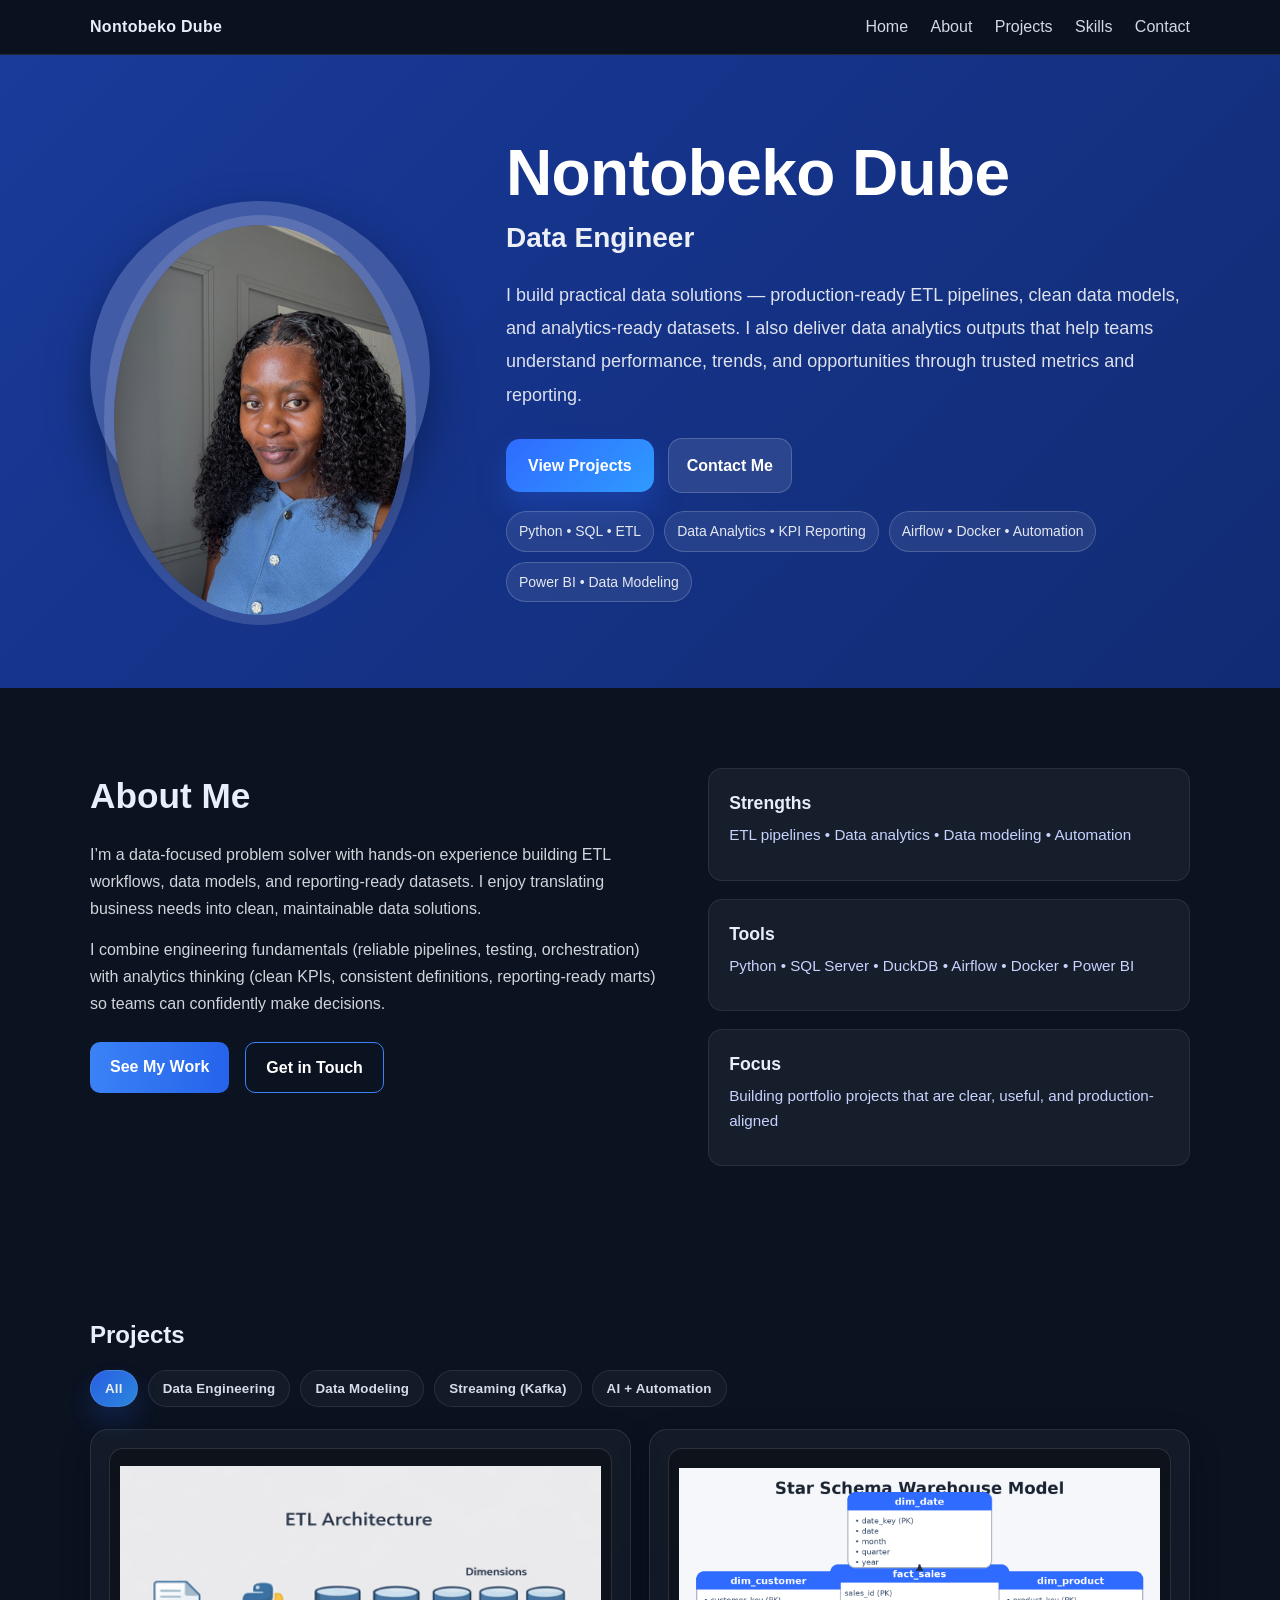
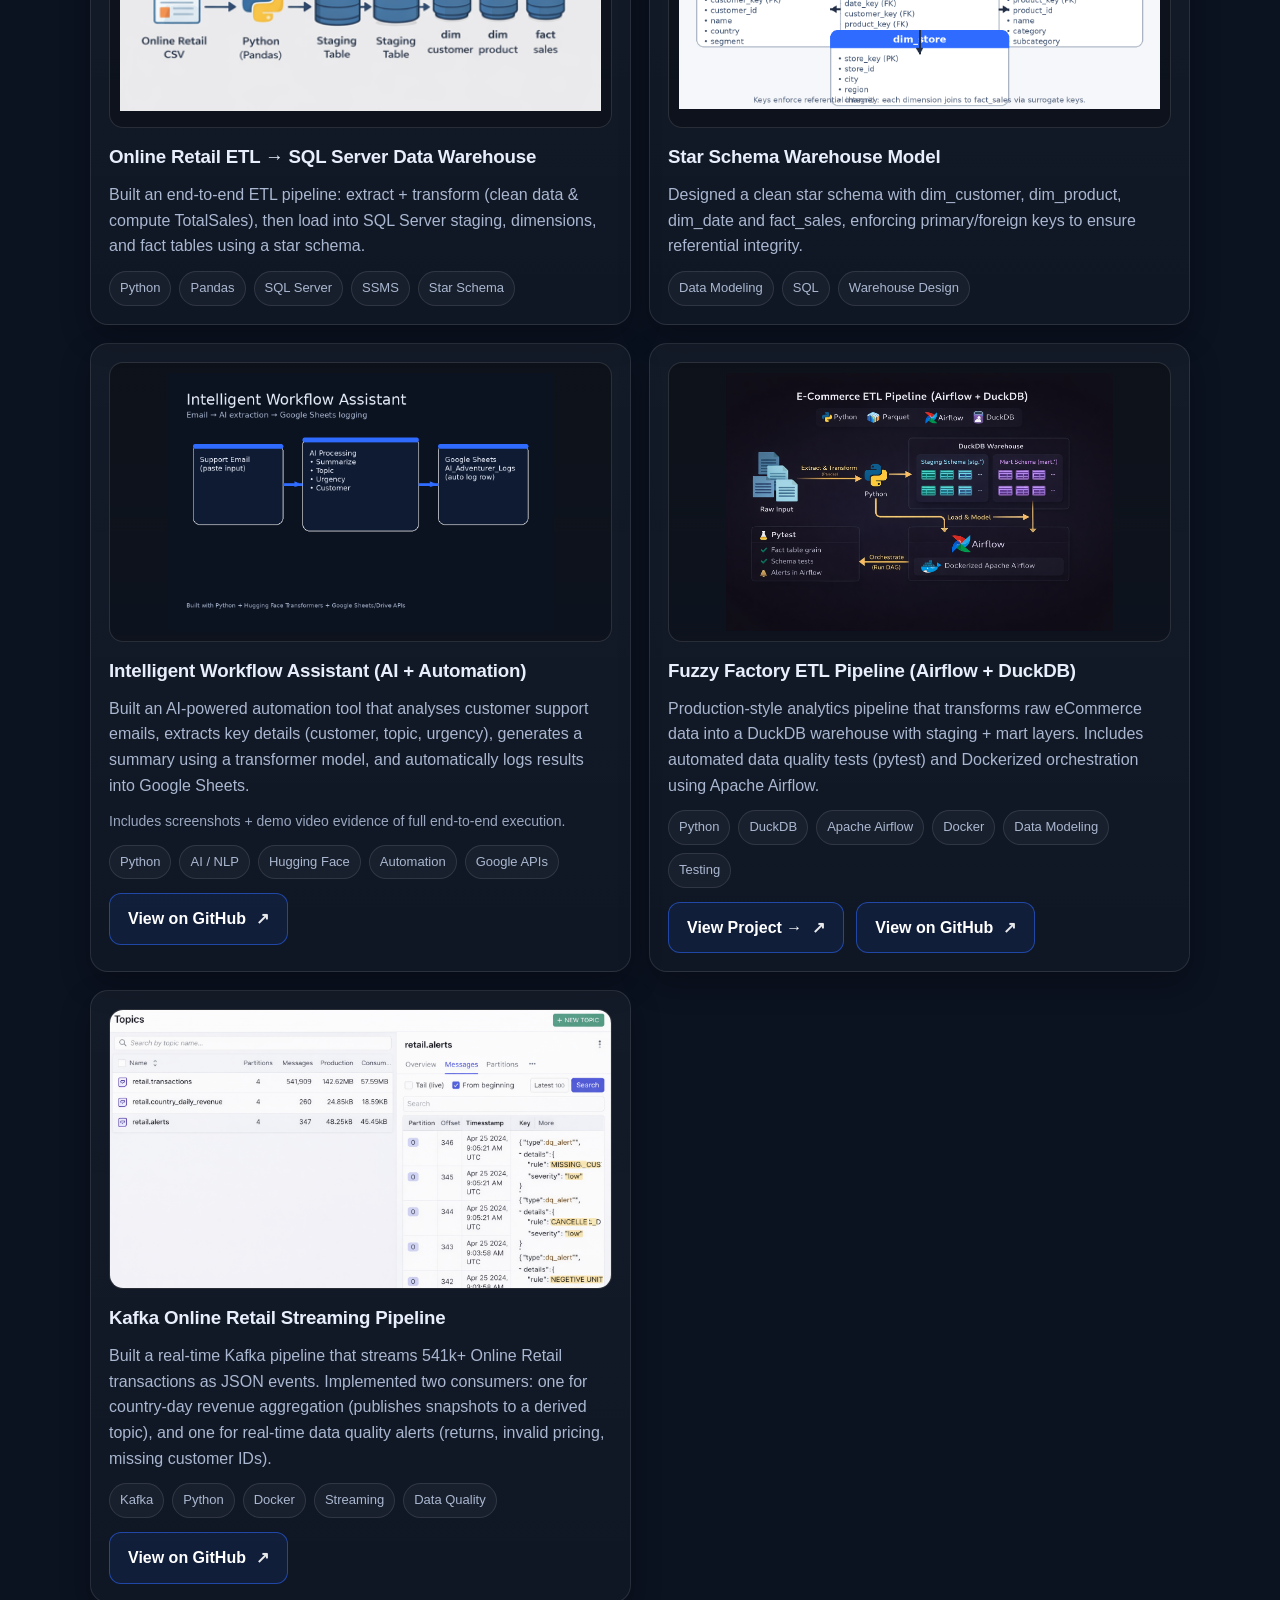
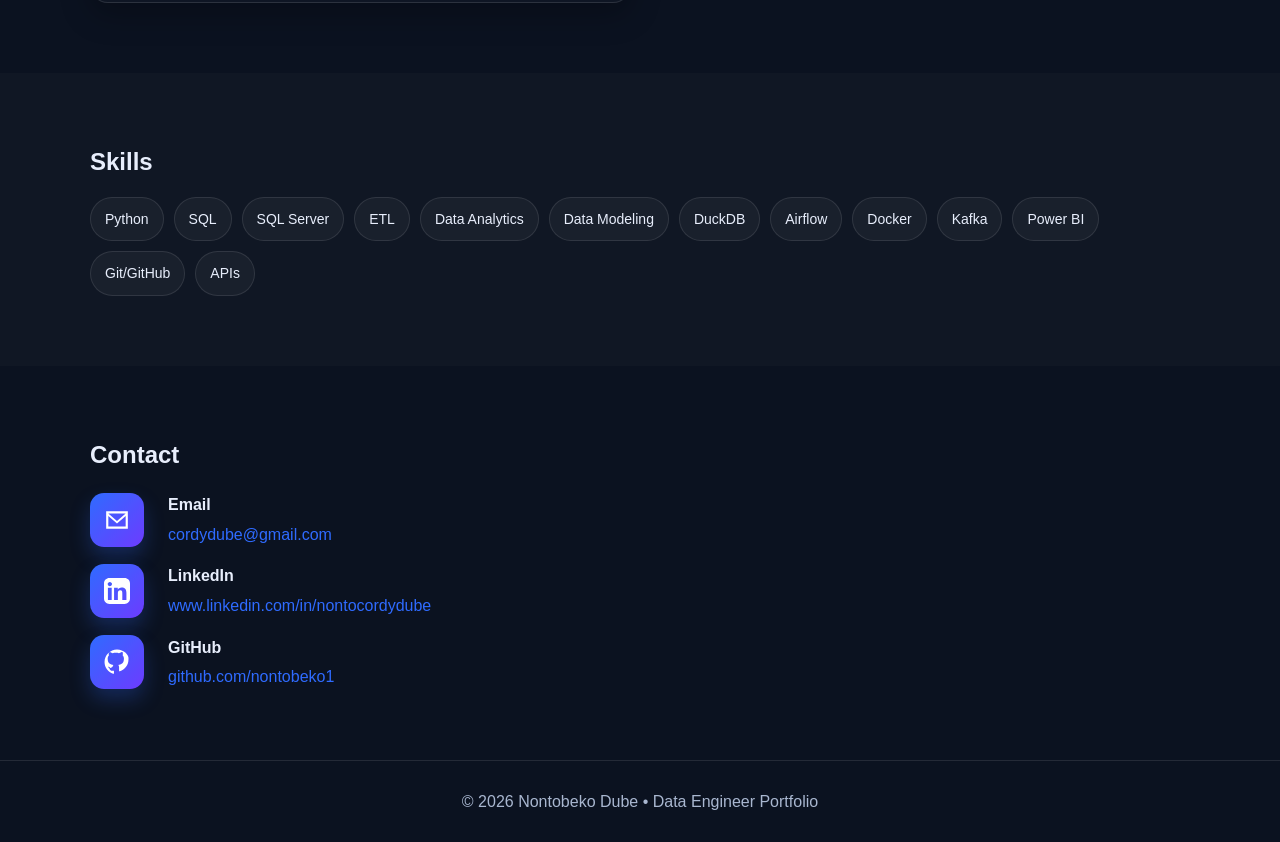
<file: index.html>
<!DOCTYPE html>
<html lang="en">
  <head>
    <meta charset="UTF-8" />
    <meta name="viewport" content="width=device-width, initial-scale=1.0" />
    <title>Nontobeko Dube | Data Engineer</title>
    <link rel="stylesheet" href="assets/css/style.css" />
  </head>

  <body>
    <!-- NAV -->
    <header>
      <div class="container header-inner">
        <div class="brand">Nontobeko Dube</div>
        <nav>
          <a href="#home">Home</a>
          <a href="#about">About</a>
          <a href="#projects">Projects</a>
          <a href="#skills">Skills</a>
          <a href="#contact">Contact</a>
        </nav>
      </div>
    </header>

    <!-- HERO (Screenshot-style) -->
    <section id="home" class="hero-v2">
      <div class="container hero-wrap">
        <div class="avatar-ring">
          <img src="assets/images/profile.jpeg" alt="Profile photo" />
        </div>

        <div>
          <h1>Nontobeko Dube</h1>
          <div class="role">Data Engineer</div>

          <!-- UPDATED INTRO: data engineering + data analytics -->
          <p class="summary">
            I build practical data solutions — production-ready ETL pipelines, clean data models, and
            analytics-ready datasets. I also deliver data analytics outputs that help teams understand performance,
            trends, and opportunities through trusted metrics and reporting.
          </p>

          <div class="cta-row">
            <a class="btn-hero" href="#projects">View Projects</a>
            <a class="btn-ghost" href="#contact">Contact Me</a>
          </div>

          <!-- UPDATED META PILLS: strengths + tools -->
          <div class="hero-meta">
            <span class="meta-pill">Python • SQL • ETL</span>
            <span class="meta-pill">Data Analytics • KPI Reporting</span>
            <span class="meta-pill">Airflow • Docker • Automation</span>
            <span class="meta-pill">Power BI • Data Modeling</span>
          </div>
        </div>
      </div>
    </section>

    <!-- ABOUT (same page) -->
    <section id="about" class="about-section">
      <div class="container about-grid">
        <div class="about-text">
          <h2>About Me</h2>
          <p>
            I’m a data-focused problem solver with hands-on experience building ETL workflows, data models,
            and reporting-ready datasets. I enjoy translating business needs into clean, maintainable data solutions.
          </p>
          <p>
            I combine engineering fundamentals (reliable pipelines, testing, orchestration) with analytics thinking
            (clean KPIs, consistent definitions, reporting-ready marts) so teams can confidently make decisions.
          </p>

          <div class="about-actions">
            <a class="btn-primary" href="#projects">See My Work</a>
            <a class="btn-outline" href="#contact">Get in Touch</a>
          </div>
        </div>

        <div class="about-stats">
          <div class="stat-card">
            <h3>Strengths</h3>
            <p>ETL pipelines • Data analytics • Data modeling • Automation</p>
          </div>
          <div class="stat-card">
            <h3>Tools</h3>
            <p>Python • SQL Server • DuckDB • Airflow • Docker • Power BI</p>
          </div>
          <div class="stat-card">
            <h3>Focus</h3>
            <p>Building portfolio projects that are clear, useful, and production-aligned</p>
          </div>
        </div>
      </div>
    </section>

    <!-- PROJECTS -->
    <section id="projects" class="section">
      <div class="container">
        <h2>Projects</h2>

        <!-- PROJECT FILTER (UPDATED: added Streaming/Kafka) -->
        <div
          class="projects-filter"
          role="tablist"
          aria-label="Project filters"
          style="margin: 14px 0 22px; display:flex; gap:10px; flex-wrap:wrap;"
        >
          <button class="filter-btn active" data-filter="all" type="button">All</button>
          <button class="filter-btn" data-filter="data-engineering" type="button">Data Engineering</button>
          <button class="filter-btn" data-filter="data-modeling" type="button">Data Modeling</button>
          <button class="filter-btn" data-filter="streaming-kafka" type="button">Streaming (Kafka)</button>
          <button class="filter-btn" data-filter="ai-automation" type="button">AI + Automation</button>
        </div>

        <div class="project-grid">
          <!-- EXISTING PROJECT 1 -->
          <article class="card project-card" data-category="data-engineering">
            <img src="assets/images/etl_architecture.png" alt="ETL architecture diagram" />
            <div class="project-body">
              <h3>Online Retail ETL → SQL Server Data Warehouse</h3>
              <p>
                Built an end-to-end ETL pipeline: extract + transform (clean data & compute TotalSales),
                then load into SQL Server staging, dimensions, and fact tables using a star schema.
              </p>
              <div class="tags">
                <span class="tag">Python</span>
                <span class="tag">Pandas</span>
                <span class="tag">SQL Server</span>
                <span class="tag">SSMS</span>
                <span class="tag">Star Schema</span>
              </div>
            </div>
          </article>

          <!-- EXISTING PROJECT 2 -->
          <article class="card project-card" data-category="data-modeling">
            <img src="assets/images/star_schema.png" alt="Star schema diagram" />
            <div class="project-body">
              <h3>Star Schema Warehouse Model</h3>
              <p>
                Designed a clean star schema with dim_customer, dim_product, dim_date and fact_sales,
                enforcing primary/foreign keys to ensure referential integrity.
              </p>
              <div class="tags">
                <span class="tag">Data Modeling</span>
                <span class="tag">SQL</span>
                <span class="tag">Warehouse Design</span>
              </div>
            </div>
          </article>

          <!-- EXISTING PROJECT 3 -->
          <article class="card project-card" data-category="ai-automation">
            <img src="assets/images/ai_workflow.png" alt="AI Workflow Assistant diagram" />
            <div class="project-body">
              <h3>Intelligent Workflow Assistant (AI + Automation)</h3>
              <p>
                Built an AI-powered automation tool that analyses customer support emails, extracts key details
                (customer, topic, urgency), generates a summary using a transformer model, and automatically logs
                results into Google Sheets.
              </p>
              <p class="muted">
                Includes screenshots + demo video evidence of full end-to-end execution.
              </p>

              <div class="tags">
                <span class="tag">Python</span>
                <span class="tag">AI / NLP</span>
                <span class="tag">Hugging Face</span>
                <span class="tag">Automation</span>
                <span class="tag">Google APIs</span>
              </div>

              <div class="project-links">
                <a
                  href="https://github.com/nontobeko1/ai-workflow-assistant"
                  target="_blank"
                  rel="noopener"
                  class="btn-outline"
                >
                  View on GitHub
                </a>
              </div>
            </div>
          </article>

          <!-- NEW PROJECT 4 (Airflow + DuckDB) -->
          <article class="card project-card" data-category="data-engineering">
            <img src="assets/images/airflow_duckdb_etl.png" alt="Airflow DuckDB ETL architecture" />
            <div class="project-body">
              <h3>Fuzzy Factory ETL Pipeline (Airflow + DuckDB)</h3>
              <p>
                Production-style analytics pipeline that transforms raw eCommerce data into a DuckDB warehouse
                with staging + mart layers. Includes automated data quality tests (pytest) and Dockerized
                orchestration using Apache Airflow.
              </p>

              <div class="tags">
                <span class="tag">Python</span>
                <span class="tag">DuckDB</span>
                <span class="tag">Apache Airflow</span>
                <span class="tag">Docker</span>
                <span class="tag">Data Modeling</span>
                <span class="tag">Testing</span>
              </div>

              <div class="project-links">
                <a href="etl-fuzzy-factory.html" class="btn-outline">
                  View Project →
                </a>
                <a
                  href="https://github.com/nontobeko1/fuzzy-factory-etl-airflow"
                  target="_blank"
                  rel="noopener"
                  class="btn-outline"
                >
                  View on GitHub
                </a>
              </div>
            </div>
          </article>

          <!-- NEW PROJECT 5 (Kafka Streaming) -->
          <article class="card project-card" data-category="streaming-kafka">
            <!-- You can replace this image with your Kafka UI screenshot later -->
            <img class="kafka-shot" src="assets/images/kafka_streaming.png" alt="Kafka streaming pipeline" />
            <div class="project-body">
              <h3>Kafka Online Retail Streaming Pipeline</h3>
              <p>
                Built a real-time Kafka pipeline that streams 541k+ Online Retail transactions as JSON events.
                Implemented two consumers: one for country-day revenue aggregation (publishes snapshots to a derived topic),
                and one for real-time data quality alerts (returns, invalid pricing, missing customer IDs).
              </p>

              <div class="tags">
                <span class="tag">Kafka</span>
                <span class="tag">Python</span>
                <span class="tag">Docker</span>
                <span class="tag">Streaming</span>
                <span class="tag">Data Quality</span>
              </div>

              <div class="project-links">
                <a
                  href="https://github.com/nontobeko1/kafka-online-retail-streaming"
                  target="_blank"
                  rel="noopener"
                  class="btn-outline"
                >
                  View on GitHub
                </a>
              </div>
            </div>
          </article>

        </div>
      </div>
    </section>

    <!-- SKILLS -->
    <section id="skills" class="section alt">
      <div class="container">
        <h2>Skills</h2>

        <div class="pills">
          <span class="pill">Python</span>
          <span class="pill">SQL</span>
          <span class="pill">SQL Server</span>
          <span class="pill">ETL</span>
          <span class="pill">Data Analytics</span>
          <span class="pill">Data Modeling</span>
          <span class="pill">DuckDB</span>
          <span class="pill">Airflow</span>
          <span class="pill">Docker</span>
          <span class="pill">Kafka</span>
          <span class="pill">Power BI</span>
          <span class="pill">Git/GitHub</span>
          <span class="pill">APIs</span>
        </div>
      </div>
    </section>

    <!-- CONTACT -->
    <section id="contact" class="section">
      <div class="container">
        <h2>Contact</h2>

        <div class="contact-wrap">
          <div class="contact-list">
            <div class="contact-item">
              <div class="icon-square">
                <svg viewBox="0 0 24 24"><path d="M2 4h20v16H2V4zm2 2v.01L12 13l8-6.99V6H4zm0 12h16V8.236l-8 6.999-8-7V18z"/></svg>
              </div>
              <div>
                <div class="label">Email</div>
                <div class="value"><a href="mailto:cordydube@gmail.com">cordydube@gmail.com</a></div>
              </div>
            </div>

            <div class="contact-item">
              <div class="icon-square">
                <svg viewBox="0 0 24 24"><path d="M19 0H5C2.2 0 0 2.2 0 5v14c0 2.8 2.2 5 5 5h14c2.8 0 5-2.2 5-5V5c0-2.8-2.2-5-5-5zM7.1 20.4H3.6V9h3.5v11.4zM5.4 7.6c-1.1 0-2-.9-2-2s.9-2 2-2 2 .9 2 2-.9 2-2 2zM20.4 20.4h-3.5v-5.9c0-1.4 0-3.1-1.9-3.1s-2.2 1.5-2.2 3v6h-3.5V9h3.4v1.6h.1c.5-.9 1.7-1.9 3.5-1.9 3.7 0 4.4 2.4 4.4 5.6v6.1z"/></svg>
              </div>
              <div>
                <div class="label">LinkedIn</div>
                <div class="value"><a href="#" target="_blank" rel="noopener">www.linkedin.com/in/nontocordydube</a></div>
              </div>
            </div>

            <div class="contact-item">
              <div class="icon-square">
                <svg viewBox="0 0 24 24"><path d="M12 .5C5.7.5.5 5.7.5 12c0 5.1 3.3 9.4 7.9 10.9.6.1.8-.3.8-.6v-2.3c-3.2.7-3.9-1.4-3.9-1.4-.5-1.2-1.2-1.5-1.2-1.5-1-.7.1-.7.1-.7 1.1.1 1.7 1.1 1.7 1.1 1 .1 1.7-.9 2.1-1.3.1-.7.4-1.2.7-1.5-2.6-.3-5.3-1.3-5.3-5.7 0-1.3.5-2.4 1.2-3.2-.1-.3-.5-1.5.1-3.1 0 0 1-.3 3.3 1.2.9-.3 1.9-.4 2.9-.4s2 .1 2.9.4c2.3-1.5 3.3-1.2 3.3-1.2.6 1.6.2 2.8.1 3.1.7.8 1.2 1.9 1.2 3.2 0 4.4-2.7 5.4-5.3 5.7.4.3.8 1 .8 2.1v3.2c0 .3.2.7.8.6 4.6-1.5 7.9-5.8 7.9-10.9C23.5 5.7 18.3.5 12 .5z"/></svg>
              </div>
              <div>
                <div class="label">GitHub</div>
                <div class="value"><a href="https://github.com/nontobeko1" target="_blank" rel="noopener">github.com/nontobeko1</a></div>
              </div>
            </div>

          </div>
        </div>
      </div>
    </section>

    <!-- FOOTER -->
    <footer class="footer">
      <div class="container">
        © <span id="year"></span> Nontobeko Dube • Data Engineer Portfolio
      </div>
    </footer>

    <script>
      // year
      document.getElementById("year").textContent = new Date().getFullYear();

      // projects filter
      const filterButtons = document.querySelectorAll(".filter-btn");
      const projectCards = document.querySelectorAll(".project-card");

      function setActive(btn) {
        filterButtons.forEach((b) => b.classList.remove("active"));
        btn.classList.add("active");
      }

      function applyFilter(filter) {
        projectCards.forEach((card) => {
          const cat = card.getAttribute("data-category");
          const show = filter === "all" || cat === filter;
          card.style.display = show ? "" : "none";
        });
      }

      filterButtons.forEach((btn) => {
        btn.addEventListener("click", () => {
          const filter = btn.getAttribute("data-filter");
          setActive(btn);
          applyFilter(filter);
        });
      });

      // default
      applyFilter("all");
    </script>
  </body>
</html>
</file>
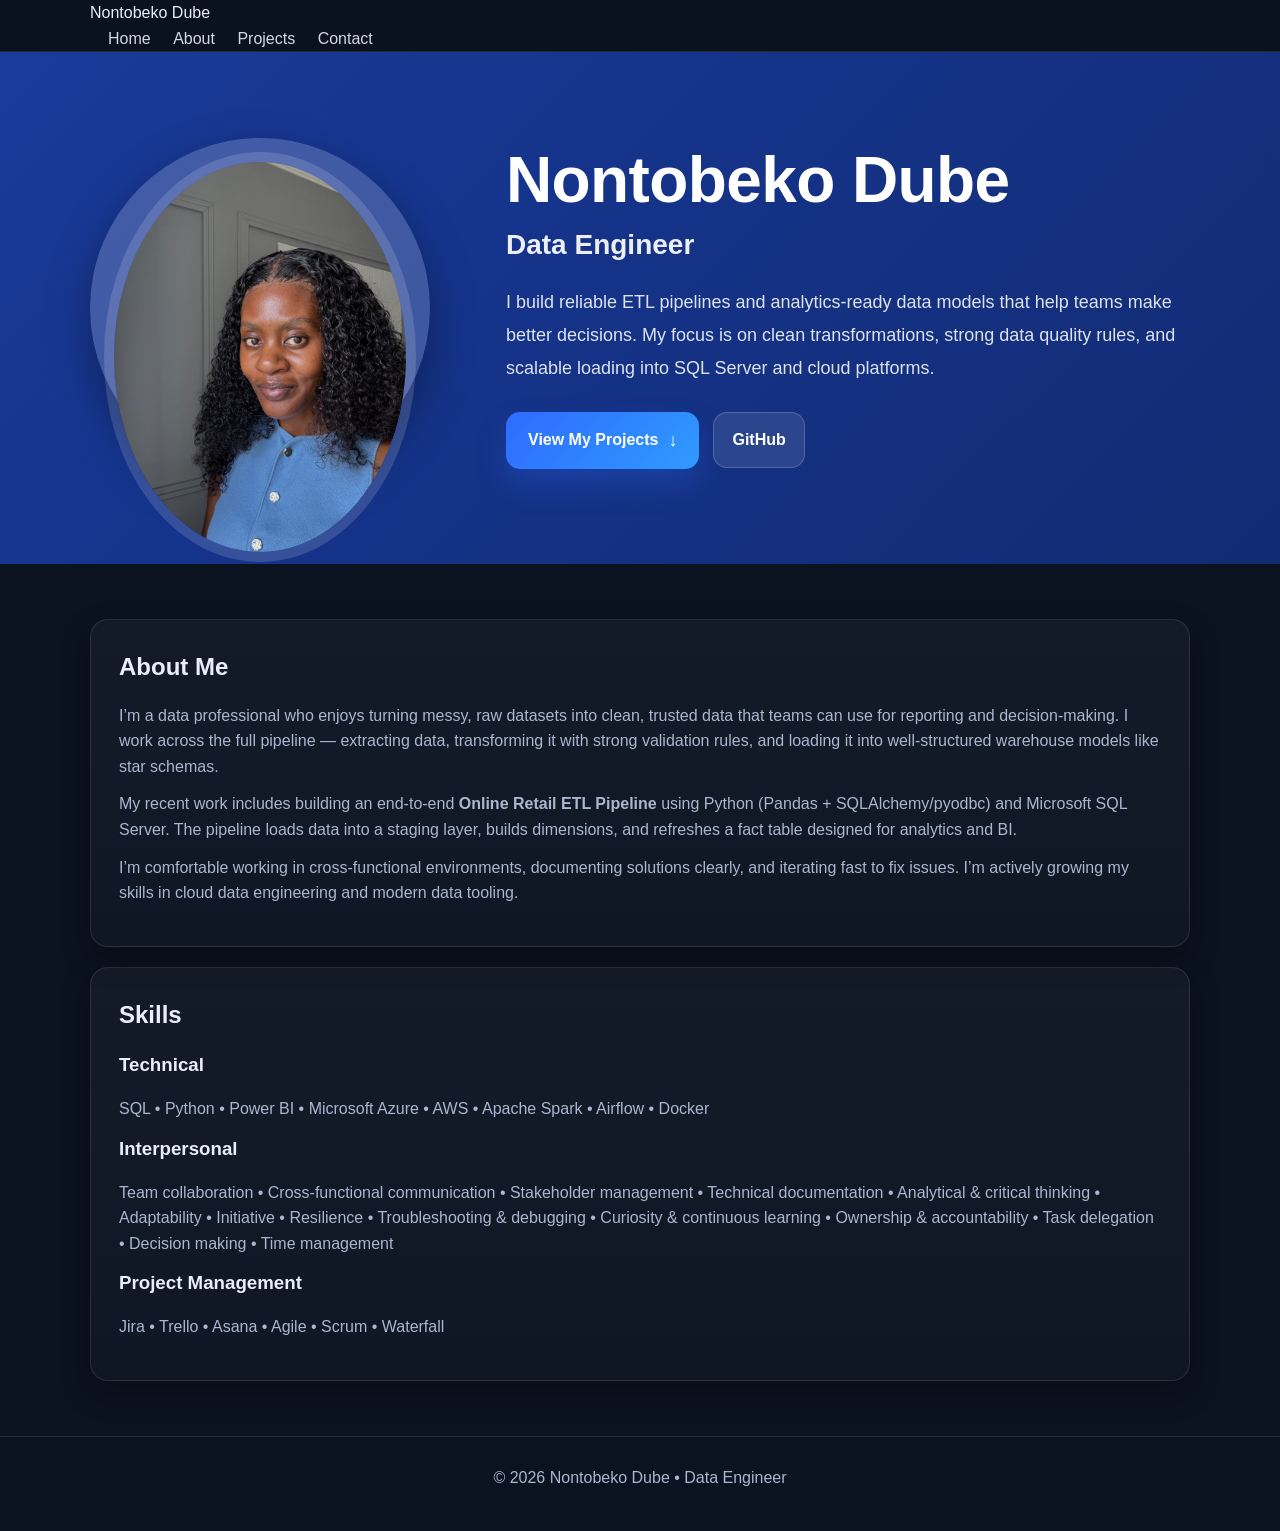
<file: about.html>
<!DOCTYPE html>
<html lang="en">
<head>
  <meta charset="UTF-8" />
  <meta name="viewport" content="width=device-width, initial-scale=1.0" />
  <title>About | Nontobeko Dube</title>
  <link rel="stylesheet" href="assets/css/style.css" />
</head>

<body>

  <!-- NAV -->
  <header>
    <div class="container">
      <div class="nav-wrap">
        <div class="logo">Nontobeko Dube</div>
        <nav>
          <a href="index.html">Home</a>
          <a href="about.html" class="active">About</a>
          <a href="projects.html">Projects</a>
          <a href="index.html#contact">Contact</a>
        </nav>
      </div>
    </div>
  </header>

  <!-- HERO (SAME STYLE AS HOME) -->
  <section class="hero-v2">
    <div class="container">
      <div class="hero-wrap">

        <!-- Profile image -->
        <div class="avatar-ring">
          <img src="assets/images/profile.jpeg" alt="Profile photo">
        </div>

        <!-- Text content -->
        <div>
          <h1>Nontobeko Dube</h1>
          <div class="role">Data Engineer</div>

          <p class="summary">
            I build reliable ETL pipelines and analytics-ready data models that help teams make better decisions.
            My focus is on clean transformations, strong data quality rules, and scalable loading into SQL Server
            and cloud platforms.
          </p>

          <div class="cta-row">
            <a class="btn-hero" href="projects.html">
              View My Projects <span style="font-size:18px;">↓</span>
            </a>

            <a class="btn-ghost" href="https://github.com/nontobeko1" target="_blank" rel="noopener">
              GitHub
            </a>
          </div>
        </div>

      </div>
    </div>
  </section>

  <!-- ABOUT CONTENT -->
  <main class="container" style="padding: 55px 0;">
    <section class="card" style="padding: 28px;">
      <h2 style="margin-top:0;">About Me</h2>

      <p>
        I’m a data professional who enjoys turning messy, raw datasets into clean, trusted data that teams can use
        for reporting and decision-making. I work across the full pipeline — extracting data, transforming it with
        strong validation rules, and loading it into well-structured warehouse models like star schemas.
      </p>

      <p>
        My recent work includes building an end-to-end <strong>Online Retail ETL Pipeline</strong> using Python
        (Pandas + SQLAlchemy/pyodbc) and Microsoft SQL Server. The pipeline loads data into a staging layer, builds
        dimensions, and refreshes a fact table designed for analytics and BI.
      </p>

      <p>
        I’m comfortable working in cross-functional environments, documenting solutions clearly, and iterating fast
        to fix issues. I’m actively growing my skills in cloud data engineering and modern data tooling.
      </p>
    </section>

    <!-- SKILLS (OPTIONAL QUICK ADD) -->
    <section class="card" style="padding: 28px; margin-top: 20px;">
      <h2 style="margin-top:0;">Skills</h2>

      <h3>Technical</h3>
      <p>SQL • Python • Power BI • Microsoft Azure • AWS • Apache Spark • Airflow • Docker</p>

      <h3>Interpersonal</h3>
      <p>
        Team collaboration • Cross-functional communication • Stakeholder management • Technical documentation •
        Analytical & critical thinking • Adaptability • Initiative • Resilience • Troubleshooting & debugging •
        Curiosity & continuous learning • Ownership & accountability • Task delegation • Decision making • Time management
      </p>

      <h3>Project Management</h3>
      <p>Jira • Trello • Asana • Agile • Scrum • Waterfall</p>
    </section>
  </main>

  <!-- FOOTER -->
  <footer class="footer">
    <div class="container">
      <p>© <span id="year"></span> Nontobeko Dube • Data Engineer</p>
    </div>
  </footer>

  <script>
    document.getElementById("year").textContent = new Date().getFullYear();
  </script>

</body>
</html>
</file>
<file: assets/css/style.css>
:root{
  --bg:#0b1220;
  --panel:#0f1b32;
  --card:#0f1a2e;
  --text:#e8eefc;
  --muted:#a9b7d0;
  --line:rgba(255,255,255,.10);
  --accent:#2f6bff;
}

*{box-sizing:border-box}
html,body{margin:0;padding:0;font-family:Arial, sans-serif;background:var(--bg);color:var(--text);line-height:1.6}
a{color:inherit}
.container{width:min(1100px,92%);margin:0 auto}
.section{padding:70px 0}
.section.alt{background:rgba(255,255,255,.02)}
h1,h2,h3{margin:0 0 16px}
p{margin:0 0 12px;color:var(--muted)}

header{
  position:sticky;top:0;z-index:50;
  background:rgba(11,18,32,.85);
  backdrop-filter: blur(10px);
  border-bottom:1px solid var(--line);
}
.header-inner{display:flex;align-items:center;justify-content:space-between;padding:14px 0}
.brand{font-weight:700;letter-spacing:.3px}
nav a{margin-left:18px;text-decoration:none;color:var(--text);opacity:.9}
nav a:hover{opacity:1}

.card{
  background:linear-gradient(180deg,rgba(255,255,255,.04),rgba(255,255,255,.02));
  border:1px solid var(--line);
  border-radius:18px;
  padding:18px;
  box-shadow:0 12px 30px rgba(0,0,0,.25);
}

.grid-2{display:grid;grid-template-columns:repeat(2,1fr);gap:18px}
@media (max-width:900px){.grid-2{grid-template-columns:1fr}}

.project-grid{display:grid;grid-template-columns:repeat(2,1fr);gap:18px}
@media (max-width:900px){.project-grid{grid-template-columns:1fr}}

.project-card img{
  width:100%;
  height:280px;
  object-fit:contain;              /* keeps diagrams readable */
  background:rgba(0,0,0,.22);
  border:1px solid var(--line);
  border-radius:14px;
  display:block;
  padding:12px;                    /* gives breathing room for diagrams */
}

.project-body{padding-top:14px}
.tags{display:flex;gap:8px;flex-wrap:wrap;margin-top:10px}
.tag{
  padding:6px 10px;border-radius:999px;
  background:rgba(255,255,255,.04);
  border:1px solid var(--line);
  color:var(--muted);font-size:13px;
}

/* NEW: project card buttons/links */
.project-links{
  margin-top: 14px;
  display: flex;
  gap: 12px;
  flex-wrap: wrap;
}

/* NEW: muted helper text */
.muted{
  color: rgba(169,183,208,0.9);
  font-size: 14px;
}

.pills{display:flex;gap:10px;flex-wrap:wrap;margin-top:10px}
.pill{
  padding:10px 14px;border-radius:999px;
  background:rgba(255,255,255,.04);
  border:1px solid var(--line);
  color:var(--text);
  font-size:14px;
  white-space:nowrap;
}

.footer{padding:28px 0;border-top:1px solid var(--line);color:var(--muted);text-align:center}

/* =========================
   HERO (Screenshot-style)
========================= */
.hero-v2{
  background: linear-gradient(135deg, #1a3b9a 0%, #15348c 35%, #122c73 100%);
  padding: 86px 0;
}

.hero-v2 .hero-wrap{
  display: grid;
  grid-template-columns: 360px 1fr;
  gap: 56px;
  align-items: center;
}

.hero-v2 .avatar-ring{
  width: 340px;
  height: 340px;
  border-radius: 50%;
  padding: 14px;
  background: rgba(255,255,255,0.18);
  box-shadow: 0 18px 45px rgba(0,0,0,0.35);
  display: grid;
  place-items: center;
}

.hero-v2 .avatar-ring img{
  width: 100%;
  height: 100%;
  border-radius: 50%;
  object-fit: cover;
  border: 10px solid rgba(255,255,255,0.14);
}

.hero-v2 h1{
  font-size: 64px;
  line-height: 1.02;
  margin: 0 0 10px;
  color: #ffffff;
  letter-spacing: -0.6px;
}

.hero-v2 .role{
  font-size: 28px;
  font-weight: 800;
  margin: 0 0 18px;
  color: rgba(255,255,255,0.92);
}

.hero-v2 .summary{
  font-size: 18px;
  line-height: 1.85;
  max-width: 760px;
  color: rgba(255,255,255,0.86);
  margin: 0 0 26px;
}

.hero-v2 .cta-row{
  display: flex;
  gap: 14px;
  align-items: center;
  flex-wrap: wrap;
}

.hero-v2 .btn-hero{
  background: linear-gradient(135deg, #2f6bff, #2f9bff);
  color: #ffffff;
  border: none;
  padding: 14px 22px;
  border-radius: 14px;
  font-weight: 800;
  text-decoration: none;
  display: inline-flex;
  align-items: center;
  gap: 10px;
  box-shadow: 0 16px 30px rgba(47,107,255,0.25);
}

.hero-v2 .btn-hero:hover{transform: translateY(-1px);}

.hero-v2 .btn-ghost{
  background: rgba(255,255,255,0.10);
  border: 1px solid rgba(255,255,255,0.18);
  color: #ffffff;
  padding: 14px 18px;
  border-radius: 14px;
  text-decoration: none;
  font-weight: 800;
}

.hero-v2 .btn-ghost:hover{background: rgba(255,255,255,0.14);}

.hero-meta{
  margin-top: 18px;
  display:flex;
  gap:10px;
  flex-wrap:wrap;
}

.meta-pill{
  display:inline-flex;
  align-items:center;
  padding:8px 12px;
  border-radius:999px;
  border:1px solid rgba(255,255,255,0.18);
  background: rgba(255,255,255,0.08);
  color: rgba(255,255,255,0.88);
  font-size: 14px;
}

@media (max-width: 900px){
  .hero-v2{padding: 58px 0;}
  .hero-v2 .hero-wrap{
    grid-template-columns: 1fr;
    text-align: center;
    gap: 26px;
  }
  .hero-v2 .avatar-ring{
    margin: 0 auto;
    width: 260px;
    height: 260px;
  }
  .hero-v2 h1{font-size: 44px;}
  .hero-v2 .role{font-size: 22px;}
  .hero-v2 .cta-row{justify-content: center;}
  .hero-meta{justify-content:center;}
}

/* =========================
   ABOUT (same page)
========================= */
.about-section {
  background: #0b1220;
  padding: 80px 0;
}

.about-grid {
  display: grid;
  grid-template-columns: 1.2fr 1fr;
  gap: 40px;
}

.about-text h2 {
  font-size: 2.2rem;
  margin-bottom: 16px;
}

.about-text p {
  color: #d1d5db;
  margin-bottom: 14px;
  line-height: 1.7;
}

.about-actions {
  margin-top: 24px;
  display: flex;
  gap: 16px;
  flex-wrap: wrap;
}

.about-stats {
  display: grid;
  gap: 18px;
}

.stat-card {
  background: rgba(255,255,255,0.05);
  border-radius: 14px;
  padding: 20px;
  border: 1px solid rgba(255,255,255,0.08);
}

.stat-card h3 {
  margin-bottom: 6px;
  font-size: 1.1rem;
}

.stat-card p {
  color: #c7d2fe;
  font-size: 0.95rem;
}

.btn-primary {
  background: linear-gradient(90deg, #3b82f6, #2563eb);
  padding: 12px 20px;
  border-radius: 10px;
  color: #fff;
  text-decoration: none;
  font-weight: 700;
}

.btn-outline {
  border: 1px solid #3b82f6;
  padding: 12px 20px;
  border-radius: 10px;
  color: #fff;
  text-decoration: none;
  font-weight: 700;
}

@media (max-width: 900px) {
  .about-grid {grid-template-columns: 1fr;}
}

/* =========================
   CONTACT (screenshot-style)
========================= */
.contact-wrap{margin-top:18px}
.contact-list{display:grid;gap:16px;max-width:720px}
.contact-item{
  display:grid;
  grid-template-columns:64px 1fr;
  gap:14px;
  align-items:center;
}
.contact-item a{color:var(--accent);text-decoration:none}
.contact-item a:hover{text-decoration:underline}
.contact-item .label{font-weight:800;color:var(--text);margin-bottom:4px}
.contact-item .value{color:var(--muted)}

.icon-square{
  width:54px;height:54px;border-radius:14px;
  background:linear-gradient(135deg,var(--accent),#6d3bff);
  display:flex;align-items:center;justify-content:center;
  box-shadow:0 10px 20px rgba(47,107,255,.25);
}
.icon-square svg{width:26px;height:26px;fill:white}

/* =========================
   PROJECT FILTER (Premium)
========================= */
.projects-filter{
  margin: 14px 0 22px;
  display:flex;
  gap:10px;
  flex-wrap:wrap;
}

.filter-btn{
  appearance:none;
  border:1px solid var(--line);
  background: rgba(255,255,255,.04);
  color: var(--text);
  padding: 10px 14px;
  border-radius: 999px;
  font-weight: 800;
  letter-spacing: .2px;
  cursor:pointer;
  transition: transform .15s ease, background .15s ease, border-color .15s ease, box-shadow .15s ease, opacity .15s ease;
  opacity: .92;
}

.filter-btn:hover{
  opacity: 1;
  transform: translateY(-1px);
  background: rgba(255,255,255,.06);
  border-color: rgba(255,255,255,.16);
  box-shadow: 0 10px 20px rgba(0,0,0,.18);
}

.filter-btn:active{
  transform: translateY(0px);
}

.filter-btn.active{
  background: linear-gradient(135deg, rgba(47,107,255,.95), rgba(47,155,255,.92));
  border-color: rgba(255,255,255,.12);
  color: #ffffff;
  box-shadow: 0 14px 28px rgba(47,107,255,.22);
}

/* keyboard focus */
.filter-btn:focus-visible{
  outline: 3px solid rgba(47,107,255,.45);
  outline-offset: 2px;
}

/* =========================
   PROJECT CARDS (More polish)
========================= */
.project-card{
  transition: transform .18s ease, box-shadow .18s ease, border-color .18s ease;
}

.project-card:hover{
  transform: translateY(-3px);
  border-color: rgba(255,255,255,.16);
  box-shadow: 0 18px 40px rgba(0,0,0,.32);
}

/* Improve project titles readability */
.project-body h3{
  margin: 0 0 10px;
  letter-spacing: -0.2px;
}

/* =========================
   PROJECT IMAGE (Better contrast)
========================= */
.project-card img{
  background: linear-gradient(180deg, rgba(0,0,0,.32), rgba(0,0,0,.22));
  border: 1px solid rgba(255,255,255,.12);
  padding: 10px;                 /* slightly tighter so screenshots look bigger */
}

/* If you want Kafka screenshot to feel more "screen-like" */
.project-card img.kpi-shot,
.project-card img.kafka-shot{
  object-fit: cover;             /* looks better for UI screenshots */
  padding: 0;
}

/* =========================
   PROJECT LINKS (Buttons)
========================= */
.project-links .btn-outline{
  display:inline-flex;
  align-items:center;
  justify-content:center;
  gap:10px;
  padding: 12px 18px;
  border-radius: 12px;
  border: 1px solid rgba(47,107,255,.55);
  background: rgba(47,107,255,.10);
  color: #ffffff;
  text-decoration:none;
  font-weight: 800;
  transition: transform .15s ease, background .15s ease, border-color .15s ease, box-shadow .15s ease;
}

.project-links .btn-outline:hover{
  transform: translateY(-1px);
  background: rgba(47,107,255,.16);
  border-color: rgba(47,107,255,.75);
  box-shadow: 0 12px 24px rgba(47,107,255,.18);
}

.project-links .btn-outline:active{
  transform: translateY(0px);
}

/* Optional: add an arrow to "View Project" links */
.project-links a.btn-outline::after{
  content: " ↗";
  opacity: .9;
}

/* =========================
   MOBILE TWEAKS
========================= */
@media (max-width: 900px){
  .filter-btn{ width: auto; }
  .project-card img{ height: 240px; }
}
</file>
